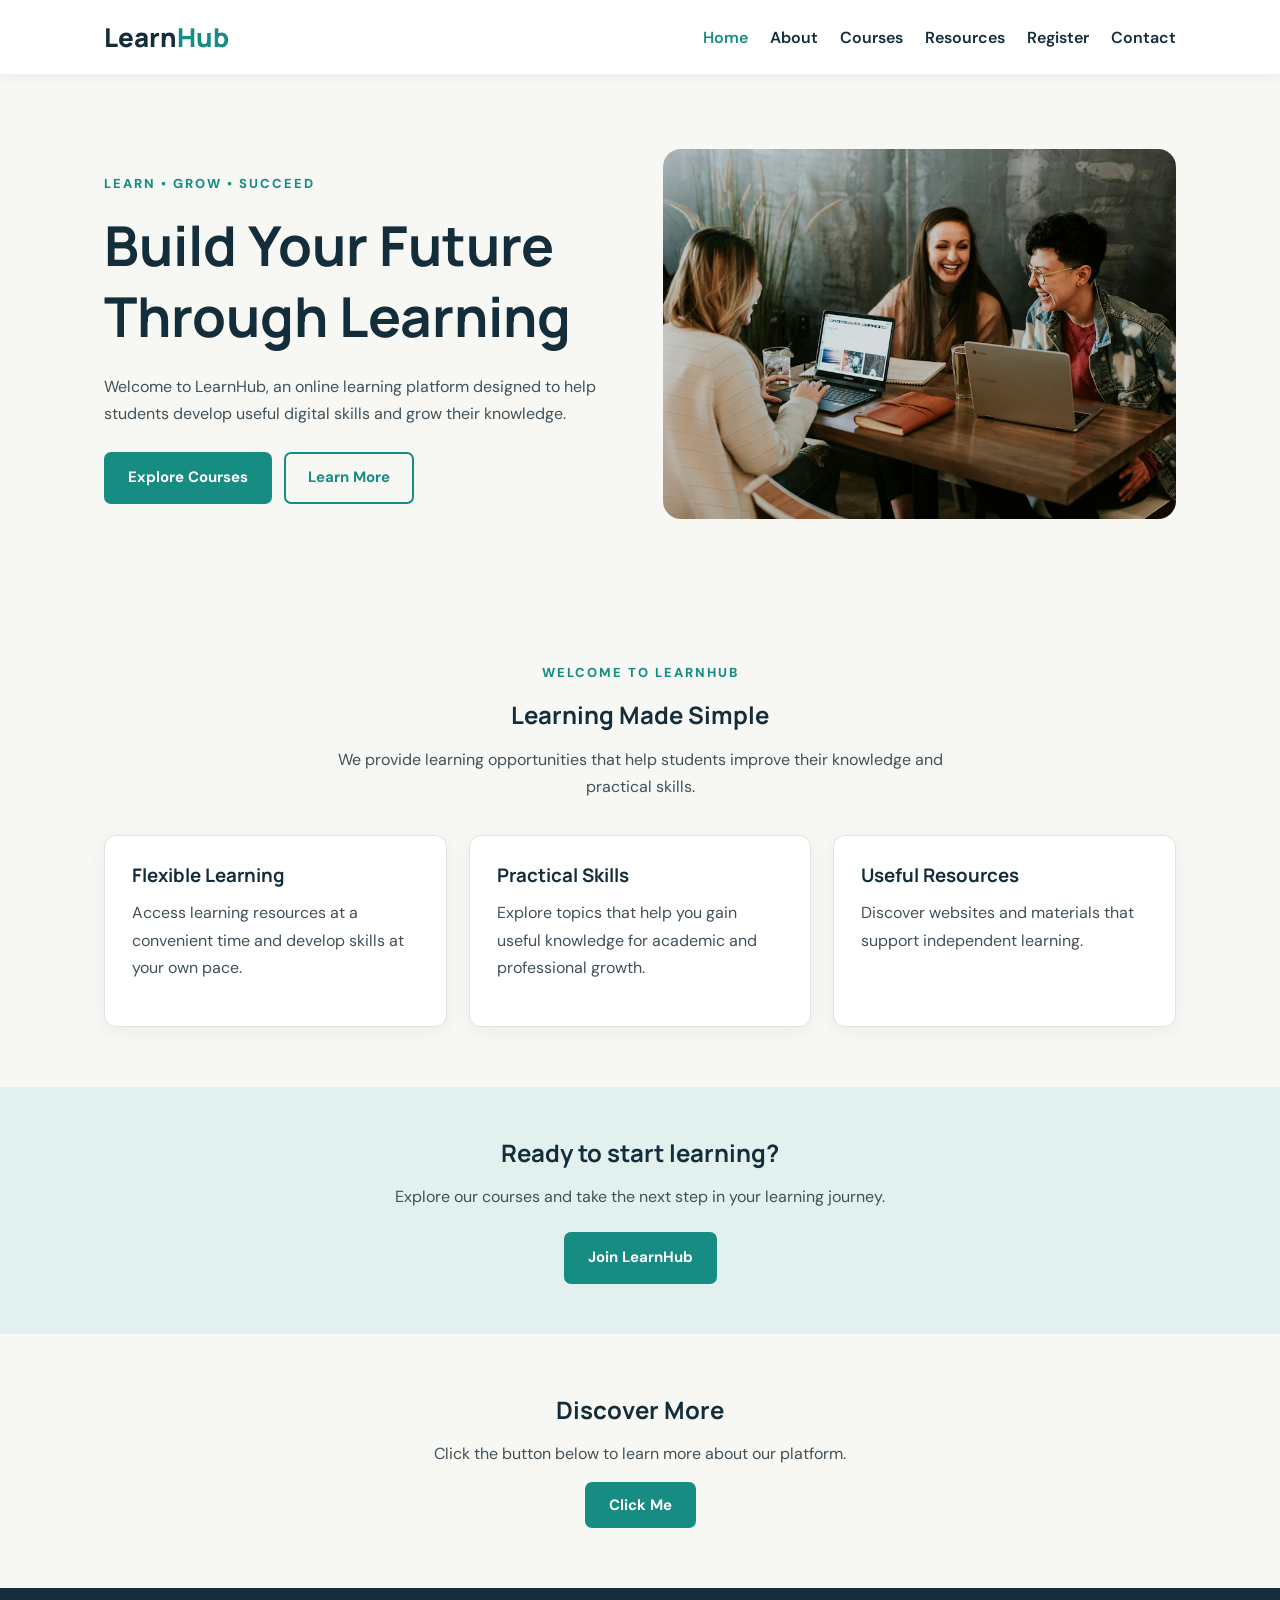
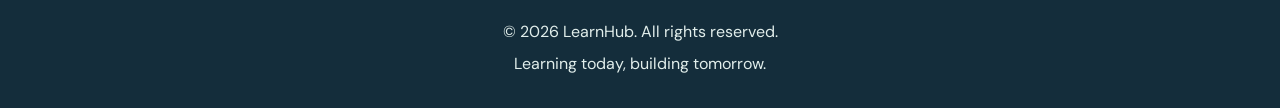
<file: index.html>
<!DOCTYPE html>
<html lang="en">
<head>
    <meta charset="UTF-8">
    <meta name="viewport" content="width=device-width, initial-scale=1.0">
    <title>LearnHub | Home</title>
    <link rel="stylesheet" href="style.css">
    <script src="script.js" defer></script>
</head>
<body>

<header>
    <nav class="navbar">
        <a href="index.html" class="logo">Learn<span>Hub</span></a>

        <button class="menu-toggle" id="menuToggle" aria-label="Open navigation">☰</button>

        <ul class="nav-links" id="navLinks">
            <li><a class="active" href="index.html">Home</a></li>
            <li><a href="about.html">About</a></li>
            <li><a href="courses.html">Courses</a></li>
            <li><a href="resources.html">Resources</a></li>
            <li><a href="register.html">Register</a></li>
            <li><a href="contact.html">Contact</a></li>
        </ul>
    </nav>
</header>

<main>
    <section class="hero">
        <div class="hero-content">
            <p class="eyebrow">LEARN • GROW • SUCCEED</p>
            <h1>Build Your Future Through Learning</h1>
            <p>
                Welcome to LearnHub, an online learning platform designed
                to help students develop useful digital skills and grow
                their knowledge.
            </p>

            <div class="hero-buttons">
                <a href="courses.html" class="btn">Explore Courses</a>
                <a href="about.html" class="btn btn-outline">Learn More</a>
            </div>
        </div>

        <div class="hero-image">
            <img src="images/home image.jpg"
                 alt="Students learning together">
        </div>
    </section>

    <section class="section">
        <div class="section-heading">
            <p class="eyebrow">WELCOME TO LEARNHUB</p>
            <h2>Learning Made Simple</h2>
            <p>We provide learning opportunities that help students
               improve their knowledge and practical skills.</p>
        </div>

        <div class="card-grid">
            <article class="card">
                <h3>Flexible Learning</h3>
                <p>Access learning resources at a convenient time
                   and develop skills at your own pace.</p>
            </article>

            <article class="card">
                <h3>Practical Skills</h3>
                <p>Explore topics that help you gain useful knowledge
                   for academic and professional growth.</p>
            </article>

            <article class="card">
                <h3>Useful Resources</h3>
                <p>Discover websites and materials that support
                   independent learning.</p>
            </article>
        </div>
    </section>

    <section class="callout">
        <h2>Ready to start learning?</h2>
        <p>Explore our courses and take the next step in your learning journey.</p>
        <a href="register.html" class="btn">Join LearnHub</a>
    </section>

    <section class="section center">
        <h2>Discover More</h2>
        <p>Click the button below to learn more about our platform.</p>
        <button class="btn" id="welcomeButton">Click Me</button>
    </section>
</main>

<footer>
    <p>&copy; <span id="year"></span> LearnHub. All rights reserved.</p>
    <p>Learning today, building tomorrow.</p>
</footer>

</body>
</html>
</file>
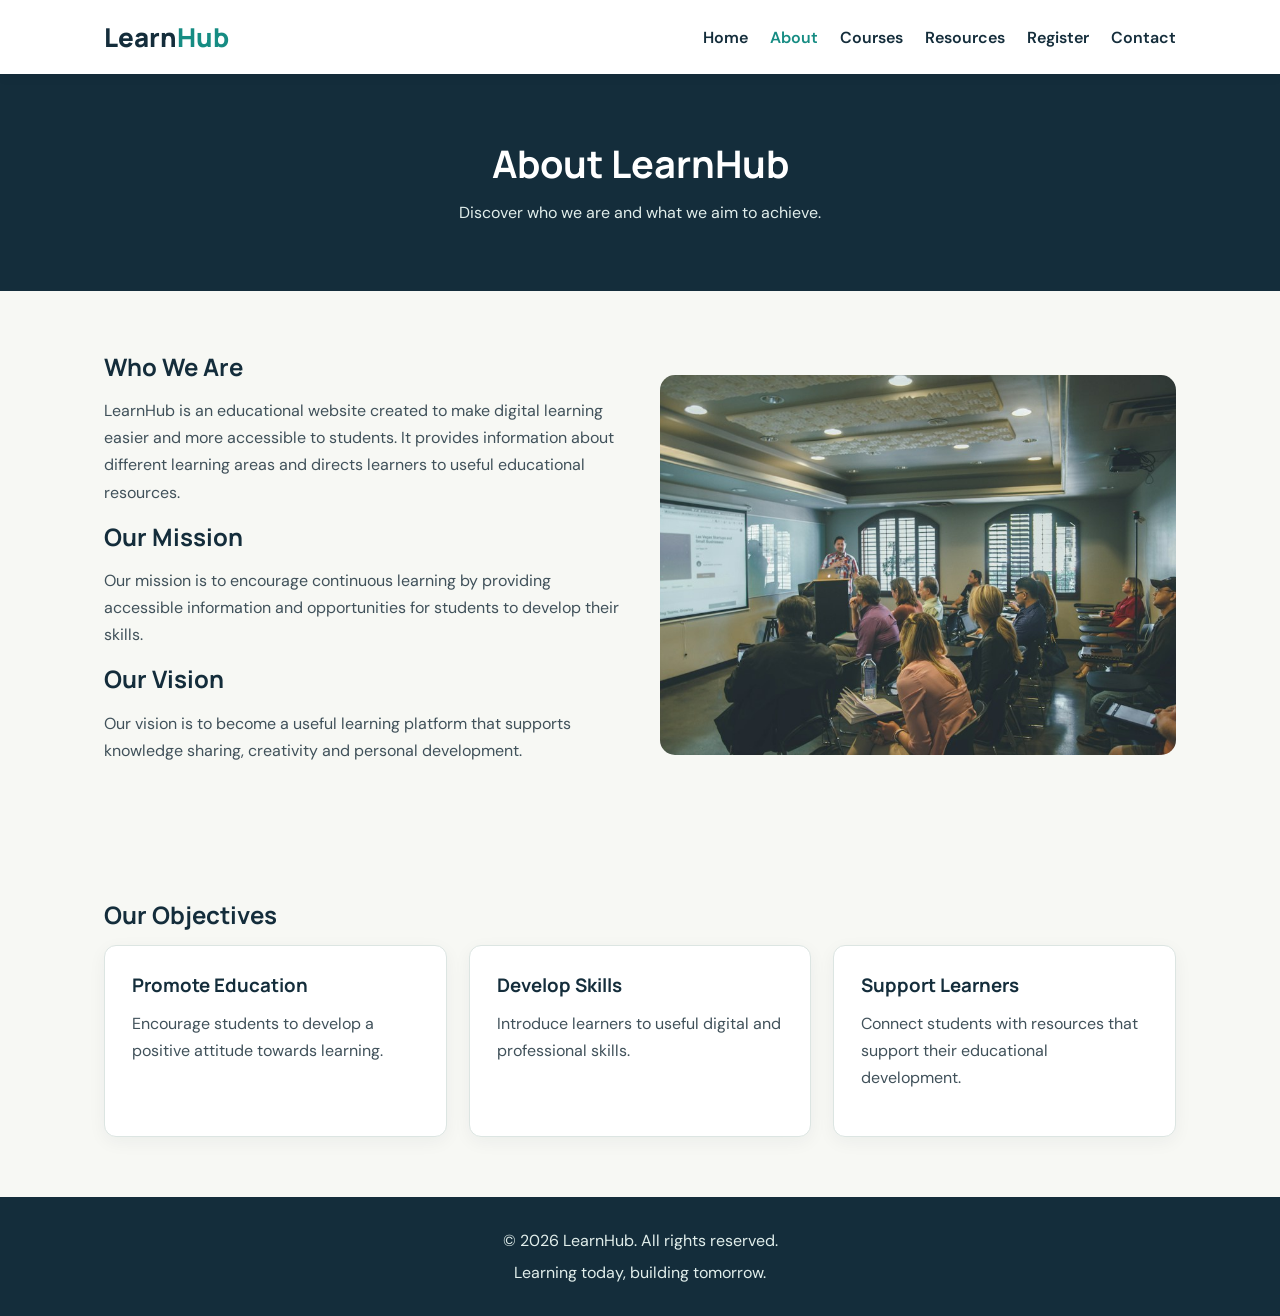
<file: about.html>
<!DOCTYPE html>
<html lang="en">
<head>
    <meta charset="UTF-8">
    <meta name="viewport" content="width=device-width, initial-scale=1.0">
    <title>LearnHub | About</title>
    <link rel="stylesheet" href="style.css">
    <script src="script.js" defer></script>
</head>
<body>

<header>
    <nav class="navbar">
        <a href="index.html" class="logo">Learn<span>Hub</span></a>
        <button class="menu-toggle" id="menuToggle" aria-label="Open navigation">☰</button>

        <ul class="nav-links" id="navLinks">
            <li><a href="index.html">Home</a></li>
            <li><a class="active" href="about.html">About</a></li>
            <li><a href="courses.html">Courses</a></li>
            <li><a href="resources.html">Resources</a></li>
            <li><a href="register.html">Register</a></li>
            <li><a href="contact.html">Contact</a></li>
        </ul>
    </nav>
</header>

<main>
    <section class="page-banner">
        <h1>About LearnHub</h1>
        <p>Discover who we are and what we aim to achieve.</p>
    </section>

    <section class="section two-column">
        <div>
            <h2>Who We Are</h2>
            <p>
                LearnHub is an educational website created to make
                digital learning easier and more accessible to students.
                It provides information about different learning areas
                and directs learners to useful educational resources.
            </p>

            <h2>Our Mission</h2>
            <p>
                Our mission is to encourage continuous learning by
                providing accessible information and opportunities
                for students to develop their skills.
            </p>

            <h2>Our Vision</h2>
            <p>
                Our vision is to become a useful learning platform
                that supports knowledge sharing, creativity and
                personal development.
            </p>
        </div>

        <img class="content-image"
src="images/about image.jpg" alt="Students attending a learning session">
    </section>

    <section class="section">
        <h2>Our Objectives</h2>
        <div class="card-grid">
            <article class="card">
                <h3>Promote Education</h3>
                <p>Encourage students to develop a positive attitude
                   towards learning.</p>
            </article>

            <article class="card">
                <h3>Develop Skills</h3>
                <p>Introduce learners to useful digital and
                   professional skills.</p>
            </article>

            <article class="card">
                <h3>Support Learners</h3>
                <p>Connect students with resources that support
                   their educational development.</p>
            </article>
        </div>
    </section>
</main>

<footer>
    <p>&copy; <span id="year"></span> LearnHub. All rights reserved.</p>
    <p>Learning today, building tomorrow.</p>
</footer>

</body>
</html>
</file>
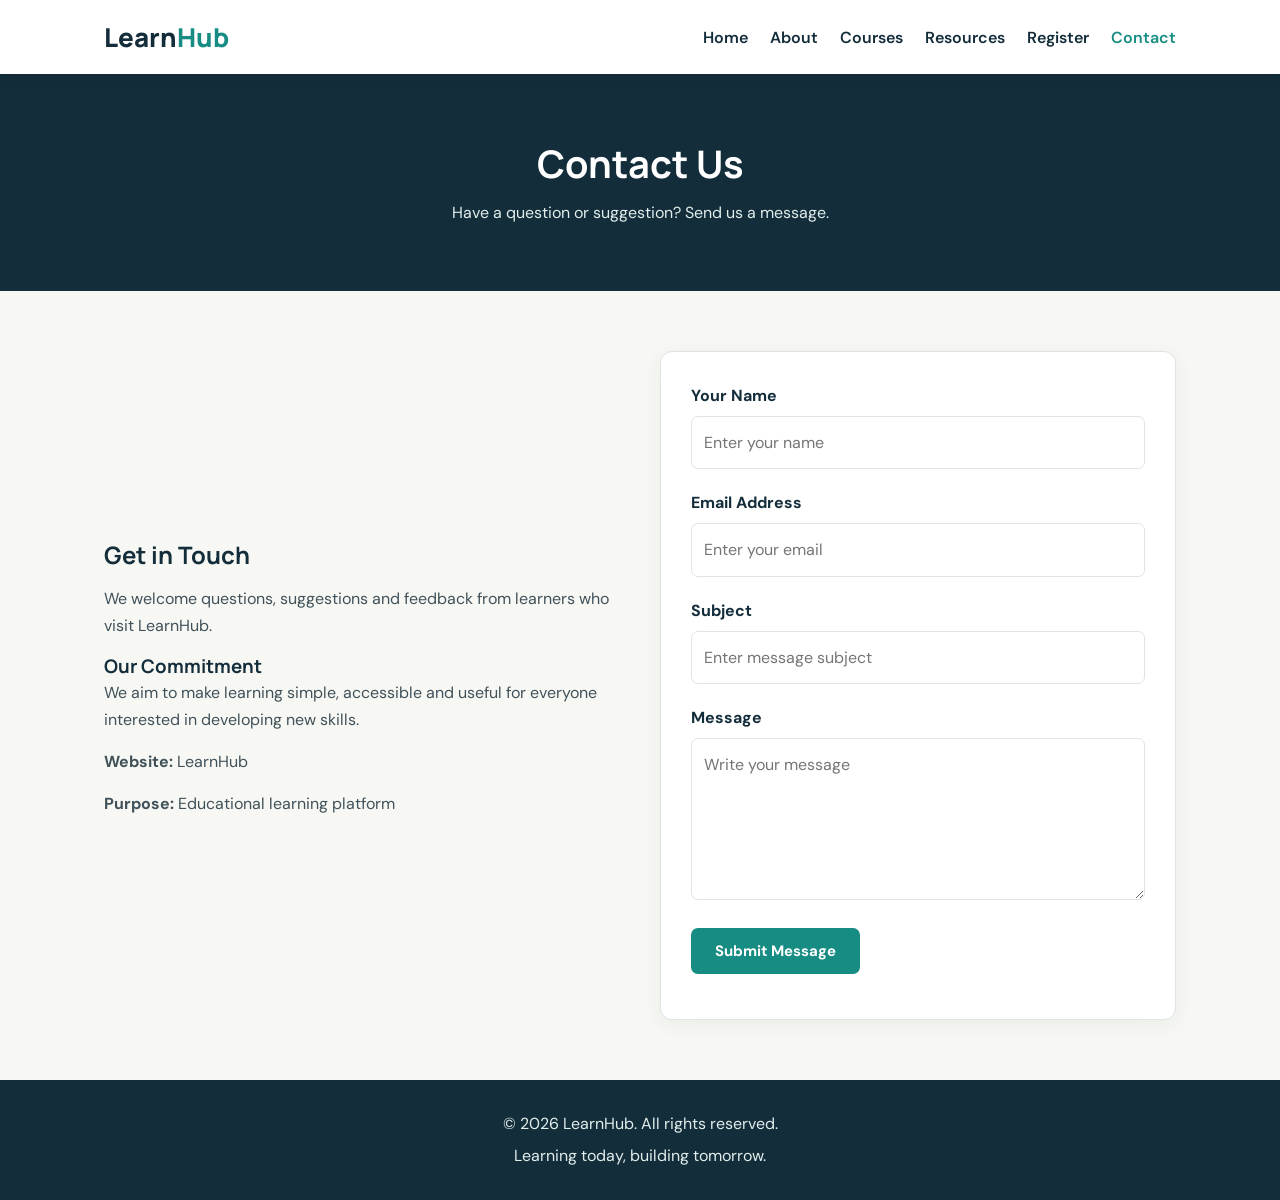
<file: contact.html>
<!DOCTYPE html>
<html lang="en">
<head>
    <meta charset="UTF-8">
    <meta name="viewport" content="width=device-width, initial-scale=1.0">
    <title>LearnHub | Contact</title>
    <link rel="stylesheet" href="style.css">
    <script src="script.js" defer></script>
</head>
<body>

<header>
    <nav class="navbar">
        <a href="index.html" class="logo">Learn<span>Hub</span></a>
        <button class="menu-toggle" id="menuToggle" aria-label="Open navigation">☰</button>

        <ul class="nav-links" id="navLinks">
            <li><a href="index.html">Home</a></li>
            <li><a href="about.html">About</a></li>
            <li><a href="courses.html">Courses</a></li>
            <li><a href="resources.html">Resources</a></li>
            <li><a href="register.html">Register</a></li>
            <li><a class="active" href="contact.html">Contact</a></li>
        </ul>
    </nav>
</header>

<main>
    <section class="page-banner">
        <h1>Contact Us</h1>
        <p>Have a question or suggestion? Send us a message.</p>
    </section>

    <section class="section two-column">

        <div>
            <h2>Get in Touch</h2>
            <p>
                We welcome questions, suggestions and feedback from
                learners who visit LearnHub.
            </p>

            <h3>Our Commitment</h3>
            <p>
                We aim to make learning simple, accessible and useful
                for everyone interested in developing new skills.
            </p>

            <p><strong>Website:</strong> LearnHub</p>
            <p><strong>Purpose:</strong> Educational learning platform</p>
        </div>

        <form id="contactForm" class="form-card">

            <div class="form-group">
                <label for="contactName">Your Name</label>
                <input type="text" id="contactName" required minlength="3"
                       placeholder="Enter your name">
            </div>

            <div class="form-group">
                <label for="contactEmail">Email Address</label>
                <input type="email" id="contactEmail" required
                       placeholder="Enter your email">
            </div>

            <div class="form-group">
                <label for="subject">Subject</label>
                <input type="text" id="subject" required
                       placeholder="Enter message subject">
            </div>

            <div class="form-group">
                <label for="message">Message</label>
                <textarea id="message" rows="5" required minlength="10"
                          placeholder="Write your message"></textarea>
            </div>

            <button type="submit" class="btn">Submit Message</button>

            <p id="contactMessage" class="form-message" aria-live="polite"></p>
        </form>

    </section>
</main>

<footer>
    <p>&copy; <span id="year"></span> LearnHub. All rights reserved.</p>
    <p>Learning today, building tomorrow.</p>
</footer>

</body>
</html>
</file>
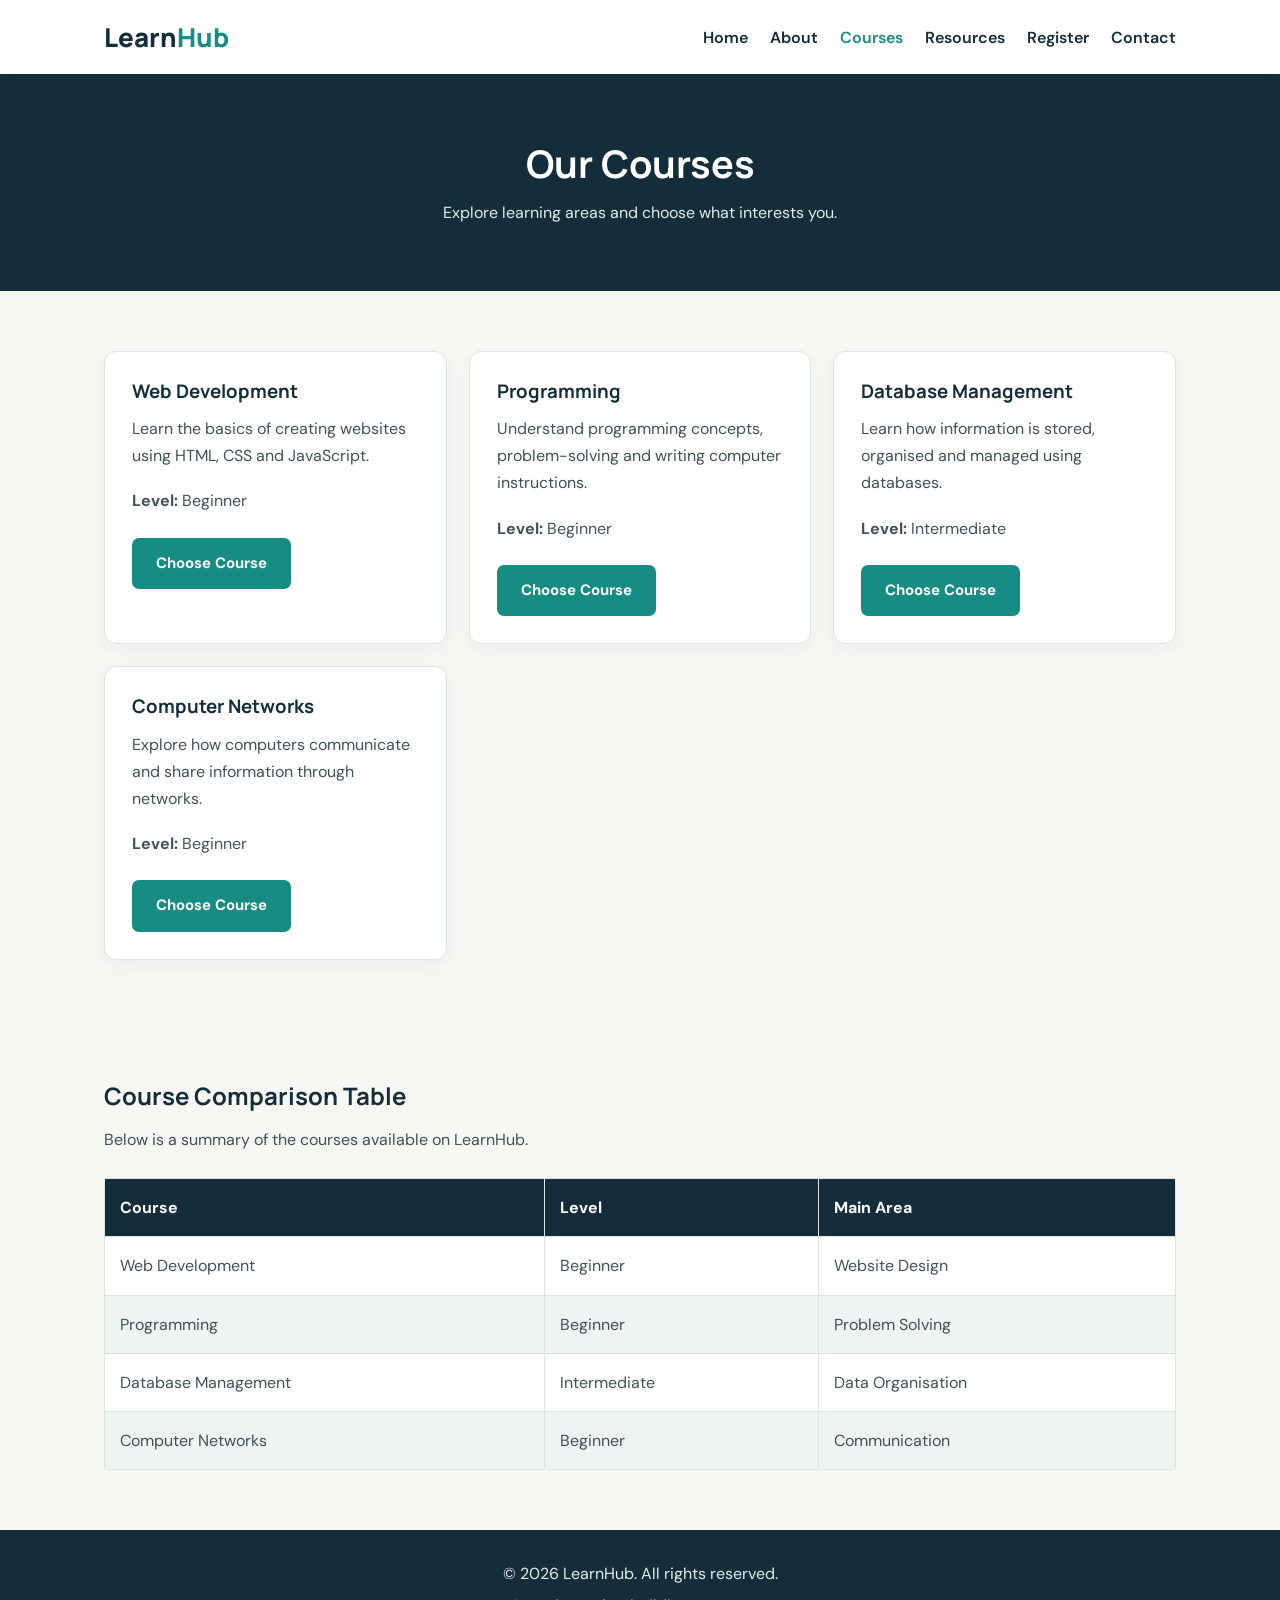
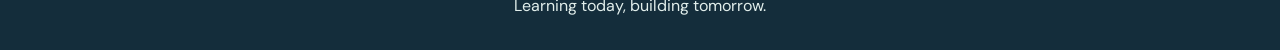
<file: courses.html>
<!DOCTYPE html>
<html lang="en">
<head>
    <meta charset="UTF-8">
    <meta name="viewport" content="width=device-width, initial-scale=1.0">
    <title>LearnHub | Courses</title>
    <link rel="stylesheet" href="style.css">
    <script src="script.js" defer></script>
</head>
<body>

<header>
    <nav class="navbar">
        <a href="index.html" class="logo">Learn<span>Hub</span></a>
        <button class="menu-toggle" id="menuToggle" aria-label="Open navigation">☰</button>

        <ul class="nav-links" id="navLinks">
            <li><a href="index.html">Home</a></li>
            <li><a href="about.html">About</a></li>
            <li><a class="active" href="courses.html">Courses</a></li>
            <li><a href="resources.html">Resources</a></li>
            <li><a href="register.html">Register</a></li>
            <li><a href="contact.html">Contact</a></li>
        </ul>
    </nav>
</header>

<main>
    <section class="page-banner">
        <h1>Our Courses</h1>
        <p>Explore learning areas and choose what interests you.</p>
    </section>

    <section class="section">
        <div class="card-grid">
            <article class="card course-card">
                <h3>Web Development</h3>
                <p>Learn the basics of creating websites using
                   HTML, CSS and JavaScript.</p>
                <p><strong>Level:</strong> Beginner</p>
                <a class="btn" href="register.html?course=Web%20Development">
                    Choose Course
                </a>
            </article>

            <article class="card course-card">
                <h3>Programming</h3>
                <p>Understand programming concepts, problem-solving
                   and writing computer instructions.</p>
                <p><strong>Level:</strong> Beginner</p>
                <a class="btn" href="register.html?course=Programming">
                    Choose Course
                </a>
            </article>

            <article class="card course-card">
                <h3>Database Management</h3>
                <p>Learn how information is stored, organised
                   and managed using databases.</p>
                <p><strong>Level:</strong> Intermediate</p>
                <a class="btn" href="register.html?course=Database%20Management">
                    Choose Course
                </a>
            </article>

            <article class="card course-card">
                <h3>Computer Networks</h3>
                <p>Explore how computers communicate and share
                   information through networks.</p>
                <p><strong>Level:</strong> Beginner</p>
                <a class="btn" href="register.html?course=Computer%20Networks">
                    Choose Course
                </a>
            </article>
        </div>
    </section>

    <section class="section">
        <h2>Course Comparison Table</h2>
        <p>Below is a summary of the courses available on LearnHub.</p>

        <div class="table-container">
            <table>
                <thead>
                    <tr>
                        <th>Course</th>
                        <th>Level</th>
                        <th>Main Area</th>
                    </tr>
                </thead>
                <tbody>
                    <tr>
                        <td>Web Development</td>
                        <td>Beginner</td>
                        <td>Website Design</td>
                    </tr>
                    <tr>
                        <td>Programming</td>
                        <td>Beginner</td>
                        <td>Problem Solving</td>
                    </tr>
                    <tr>
                        <td>Database Management</td>
                        <td>Intermediate</td>
                        <td>Data Organisation</td>
                    </tr>
                    <tr>
                        <td>Computer Networks</td>
                        <td>Beginner</td>
                        <td>Communication</td>
                    </tr>
                </tbody>
            </table>
        </div>
    </section>
</main>

<footer>
    <p>&copy; <span id="year"></span> LearnHub. All rights reserved.</p>
    <p>Learning today, building tomorrow.</p>
</footer>

</body>
</html>
</file>
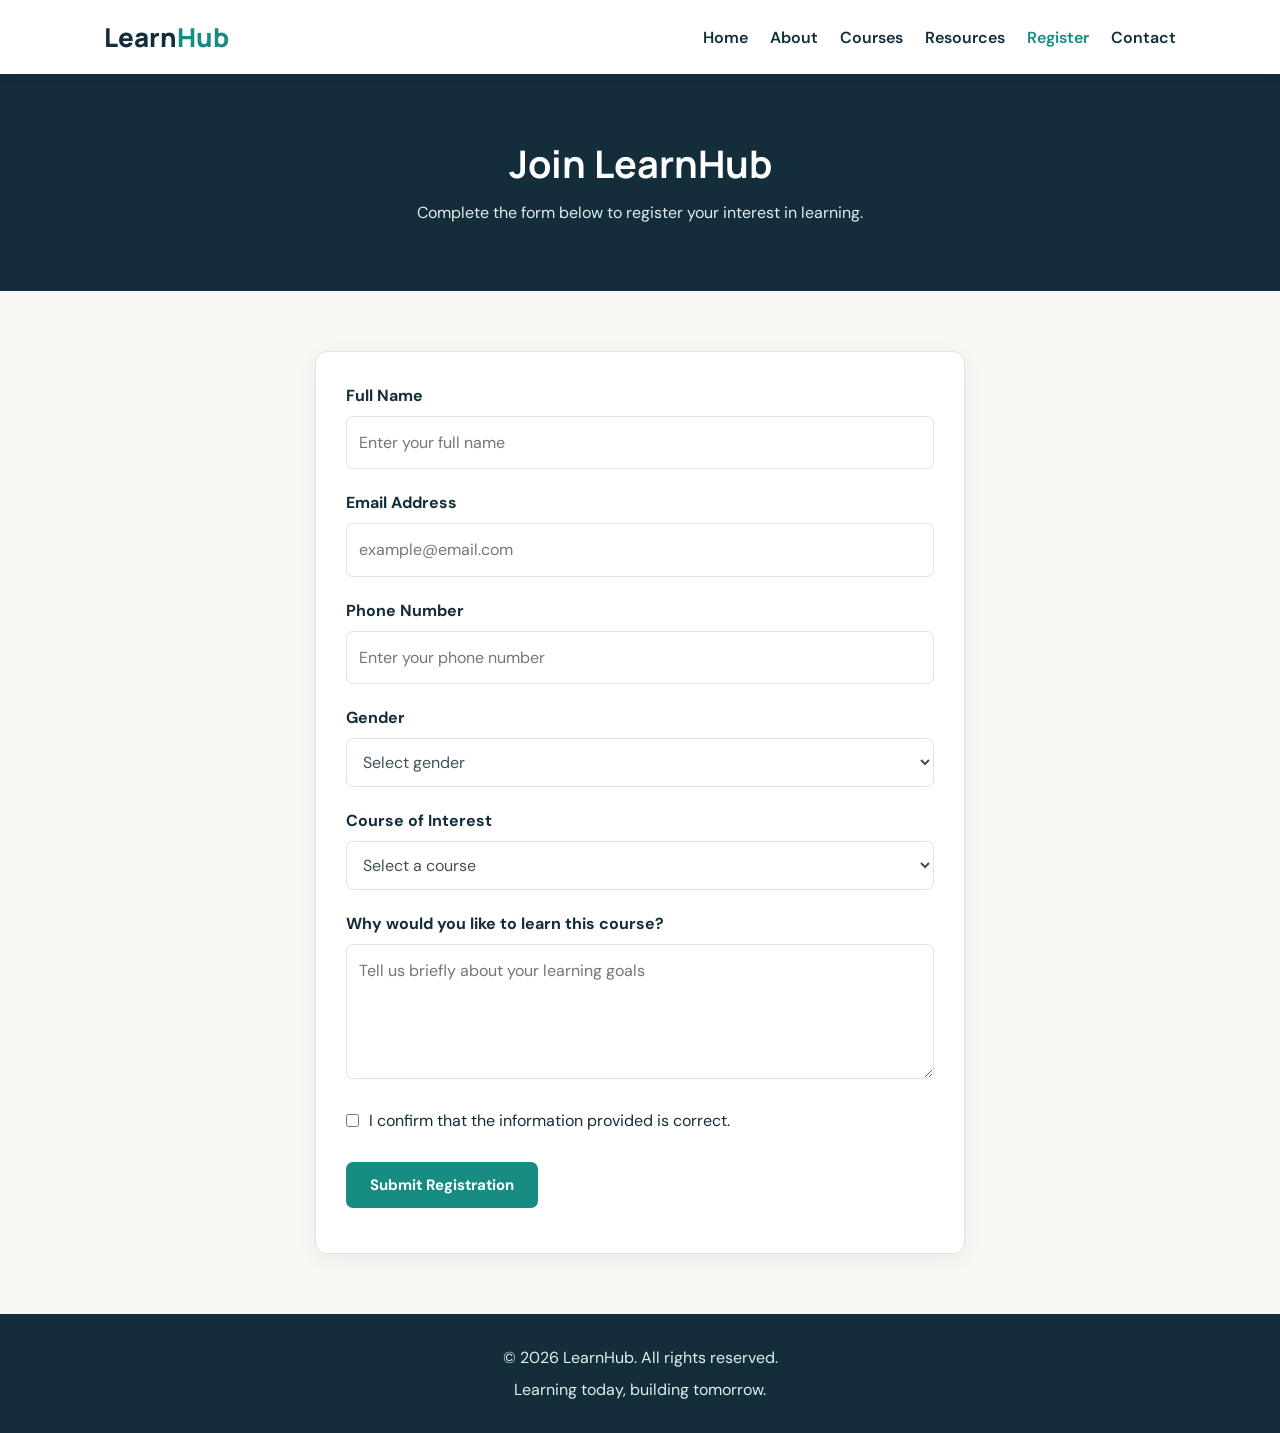
<file: register.html>
<!DOCTYPE html>
<html lang="en">
<head>
    <meta charset="UTF-8">
    <meta name="viewport" content="width=device-width, initial-scale=1.0">
    <title>LearnHub | Register</title>
    <link rel="stylesheet" href="style.css">
    <script src="script.js" defer></script>
</head>
<body>

<header>
    <nav class="navbar">
        <a href="index.html" class="logo">Learn<span>Hub</span></a>
        <button class="menu-toggle" id="menuToggle" aria-label="Open navigation">☰</button>

        <ul class="nav-links" id="navLinks">
            <li><a href="index.html">Home</a></li>
            <li><a href="about.html">About</a></li>
            <li><a href="courses.html">Courses</a></li>
            <li><a href="resources.html">Resources</a></li>
            <li><a class="active" href="register.html">Register</a></li>
            <li><a href="contact.html">Contact</a></li>
        </ul>
    </nav>
</header>

<main>
    <section class="page-banner">
        <h1>Join LearnHub</h1>
        <p>Complete the form below to register your interest in learning.</p>
    </section>

    <section class="section">
        <form id="registrationForm" class="form-card">

            <div class="form-group">
                <label for="fullName">Full Name</label>
                <input type="text" id="fullName" name="fullName"
                       placeholder="Enter your full name" required minlength="3">
            </div>

            <div class="form-group">
                <label for="email">Email Address</label>
                <input type="email" id="email" name="email"
                       placeholder="example@email.com" required>
            </div>

            <div class="form-group">
                <label for="phone">Phone Number</label>
                <input type="tel" id="phone" name="phone"
                       placeholder="Enter your phone number"
                       pattern="[0-9+() -]{7,20}" required>
            </div>

            <div class="form-group">
                <label for="gender">Gender</label>
                <select id="gender" name="gender" required>
                    <option value="">Select gender</option>
                    <option value="Female">Female</option>
                    <option value="Male">Male</option>
                    <option value="Prefer not to say">Prefer not to say</option>
                </select>
            </div>

            <div class="form-group">
                <label for="course">Course of Interest</label>
                <select id="course" name="course" required>
                    <option value="">Select a course</option>
                    <option value="Web Development">Web Development</option>
                    <option value="Programming">Programming</option>
                    <option value="Database Management">Database Management</option>
                    <option value="Computer Networks">Computer Networks</option>
                </select>
            </div>

            <div class="form-group">
                <label for="goal">Why would you like to learn this course?</label>
                <textarea id="goal" name="goal" rows="4"
                          placeholder="Tell us briefly about your learning goals"></textarea>
            </div>

            <div class="form-group checkbox-group">
                <input type="checkbox" id="consent" required>
                <label for="consent">I confirm that the information provided is correct.</label>
            </div>

            <button type="submit" class="btn">Submit Registration</button>

            <p id="formMessage" class="form-message" aria-live="polite"></p>

        </form>
    </section>
</main>

<footer>
    <p>&copy; <span id="year"></span> LearnHub. All rights reserved.</p>
    <p>Learning today, building tomorrow.</p>
</footer>

</body>
</html>
</file>
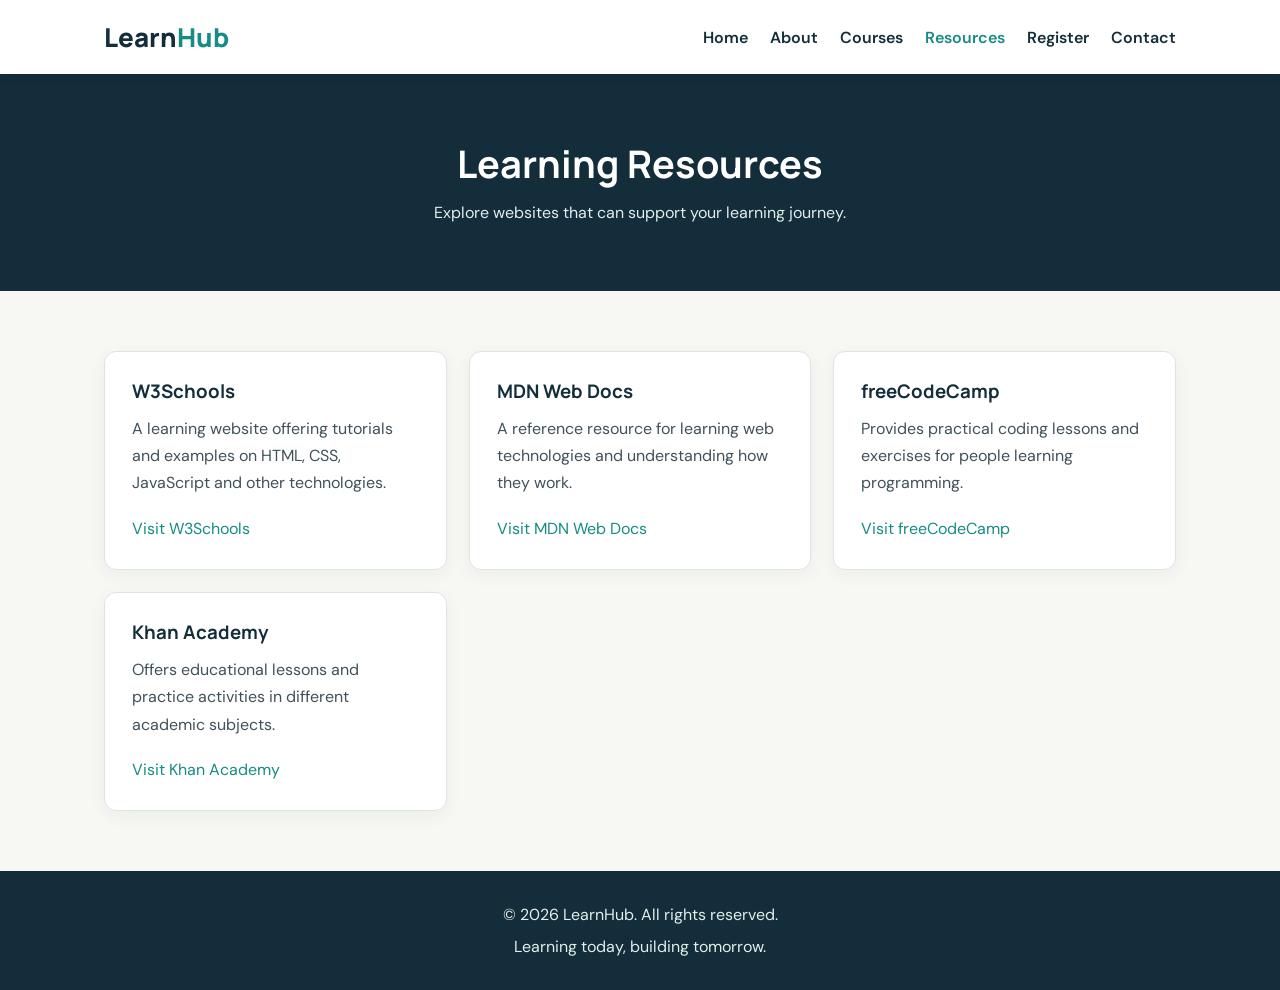
<file: resources.html>
<!DOCTYPE html>
<html lang="en">
<head>
    <meta charset="UTF-8">
    <meta name="viewport" content="width=device-width, initial-scale=1.0">
    <title>LearnHub | Resources</title>
    <link rel="stylesheet" href="style.css">
    <script src="script.js" defer></script>
</head>
<body>

<header>
    <nav class="navbar">
        <a href="index.html" class="logo">Learn<span>Hub</span></a>
        <button class="menu-toggle" id="menuToggle" aria-label="Open navigation">☰</button>

        <ul class="nav-links" id="navLinks">
            <li><a href="index.html">Home</a></li>
            <li><a href="about.html">About</a></li>
            <li><a href="courses.html">Courses</a></li>
            <li><a class="active" href="resources.html">Resources</a></li>
            <li><a href="register.html">Register</a></li>
            <li><a href="contact.html">Contact</a></li>
        </ul>
    </nav>
</header>

<main>
    <section class="page-banner">
        <h1>Learning Resources</h1>
        <p>Explore websites that can support your learning journey.</p>
    </section>

    <section class="section">
        <div class="card-grid">

            <article class="card">
                <h3>W3Schools</h3>
                <p>A learning website offering tutorials and examples
                   on HTML, CSS, JavaScript and other technologies.</p>
                <a href="https://www.w3schools.com/"
                   target="_blank" rel="noopener noreferrer">
                    Visit W3Schools
                </a>
            </article>

            <article class="card">
                <h3>MDN Web Docs</h3>
                <p>A reference resource for learning web technologies
                   and understanding how they work.</p>
                <a href="https://developer.mozilla.org/"
                   target="_blank" rel="noopener noreferrer">
                    Visit MDN Web Docs
                </a>
            </article>

            <article class="card">
                <h3>freeCodeCamp</h3>
                <p>Provides practical coding lessons and exercises
                   for people learning programming.</p>
                <a href="https://www.freecodecamp.org/"
                   target="_blank" rel="noopener noreferrer">
                    Visit freeCodeCamp
                </a>
            </article>

            <article class="card">
                <h3>Khan Academy</h3>
                <p>Offers educational lessons and practice activities
                   in different academic subjects.</p>
                <a href="https://www.khanacademy.org/"
                   target="_blank" rel="noopener noreferrer">
                    Visit Khan Academy
                </a>
            </article>

        </div>
    </section>
</main>

<footer>
    <p>&copy; <span id="year"></span> LearnHub. All rights reserved.</p>
    <p>Learning today, building tomorrow.</p>
</footer>

</body>
</html>
</file>
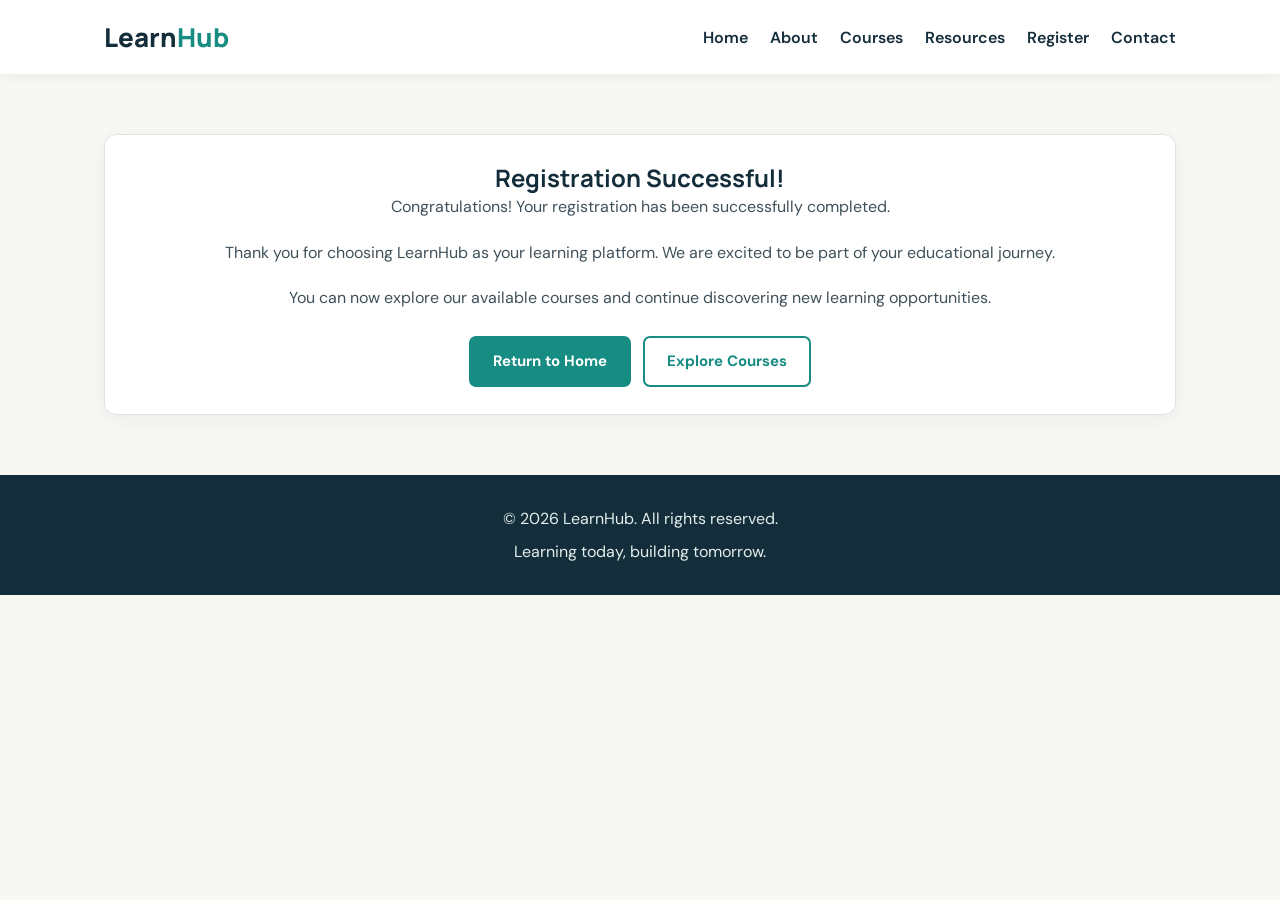
<file: thankyou.html>
<!DOCTYPE html>
<html lang="en">
<head>
    <meta charset="UTF-8">
    <meta name="viewport" content="width=device-width, initial-scale=1.0">

    <title>LearnHub | Registration Successful</title>

    <link rel="stylesheet" href="style.css">
    <script src="script.js" defer></script>
</head>

<body>

    <!-- Navigation Bar -->
    <header>
        <nav class="navbar">

            <a href="index.html" class="logo">
                Learn<span>Hub</span>
            </a>

            <button class="menu-toggle" id="menuToggle" aria-label="Open navigation">
                ☰
            </button>

            <ul class="nav-links" id="navLinks">
                <li><a href="index.html">Home</a></li>
                <li><a href="about.html">About</a></li>
                <li><a href="courses.html">Courses</a></li>
                <li><a href="resources.html">Resources</a></li>
                <li><a href="register.html">Register</a></li>
                <li><a href="contact.html">Contact</a></li>
            </ul>

        </nav>
    </header>


    <!-- Thank You Section -->
    <main>

        <section class="section center">

            <div class="card">

                <h1>Registration Successful!</h1>

                <p>
                    Congratulations! Your registration has been
                    successfully completed.
                </p>

                <p>
                    Thank you for choosing LearnHub as your learning
                    platform. We are excited to be part of your
                    educational journey.
                </p>

                <p>
                    You can now explore our available courses and
                    continue discovering new learning opportunities.
                </p>

                <div class="hero-buttons" style="justify-content: center;">

                    <a href="index.html" class="btn">
                        Return to Home
                    </a>

                    <a href="courses.html" class="btn btn-outline">
                        Explore Courses
                    </a>

                </div>

            </div>

        </section>

    </main>


    <!-- Footer -->
    <footer>

        <p>
            &copy; <span id="year"></span> LearnHub.
            All rights reserved.
        </p>

        <p>Learning today, building tomorrow.</p>

    </footer>

</body>
</html>
</file>
<file: style.css>
@import url('https://fonts.googleapis.com/css2?family=DM+Sans:wght@400;500;600;700&family=Manrope:wght@500;600;700;800&display=swap');

:root {
    --navy: #142d3b;
    --teal: #168c83;
    --cream: #f7f8f4;
    --white: #ffffff;
    --text: #40515a;
    --muted: #718087;
    --border: #dce5e2;
}

* {
    margin: 0;
    padding: 0;
    box-sizing: border-box;
}

body {
    font-family: 'DM Sans', sans-serif;
    background: var(--cream);
    color: var(--text);
    line-height: 1.7;
}

h1, h2, h3 {
    font-family: 'Manrope', sans-serif;
    color: var(--navy);
    line-height: 1.3;
}

h2 {
    margin-bottom: 15px;
}

p {
    margin-bottom: 15px;
}

a {
    color: var(--teal);
    text-decoration: none;
}

/* Navigation */

header {
    background: var(--white);
    box-shadow: 0 2px 12px rgba(0, 0, 0, 0.06);
    position: sticky;
    top: 0;
    z-index: 100;
}

.navbar {
    max-width: 1200px;
    margin: auto;
    padding: 15px 5%;
    display: flex;
    align-items: center;
    justify-content: space-between;
}

.logo {
    font-family: 'Manrope', sans-serif;
    font-size: 26px;
    font-weight: 800;
    color: var(--navy);
}

.logo span {
    color: var(--teal);
}

.nav-links {
    display: flex;
    align-items: center;
    gap: 22px;
    list-style: none;
}

.nav-links a {
    color: var(--navy);
    font-weight: 600;
    transition: 0.3s;
}

.nav-links a:hover,
.nav-links a.active {
    color: var(--teal);
}

.menu-toggle {
    display: none;
    border: none;
    background: var(--teal);
    color: white;
    padding: 7px 12px;
    font-size: 22px;
    border-radius: 6px;
    cursor: pointer;
}

/* Buttons */

.btn {
    display: inline-block;
    background: var(--teal);
    color: var(--white);
    padding: 11px 22px;
    border: 2px solid var(--teal);
    border-radius: 7px;
    font-weight: 700;
    cursor: pointer;
    transition: 0.3s;
    font-family: inherit;
    font-size: 15px;
}

.btn:hover {
    background: var(--navy);
    border-color: var(--navy);
    transform: translateY(-2px);
}

.btn-outline {
    background: transparent;
    color: var(--teal);
}

.btn-outline:hover {
    color: var(--white);
}

/* Home page hero */

.hero {
    max-width: 1200px;
    margin: auto;
    padding: 75px 5%;
    display: grid;
    grid-template-columns: 1fr 1fr;
    gap: 45px;
    align-items: center;
}

.hero h1 {
    font-size: clamp(35px, 5vw, 55px);
    margin: 12px 0 20px;
}

.hero-content p {
    max-width: 550px;
}

.eyebrow {
    color: var(--teal);
    font-weight: 800;
    letter-spacing: 2px;
    font-size: 13px;
}

.hero-image img {
    width: 100%;
    height: 370px;
    object-fit: cover;
    border-radius: 18px;
}

.hero-buttons {
    display: flex;
    flex-wrap: wrap;
    gap: 12px;
    margin-top: 25px;
}

/* Page banner */

.page-banner {
    background: var(--navy);
    color: var(--white);
    text-align: center;
    padding: 65px 5%;
}

.page-banner h1 {
    color: var(--white);
    font-size: 38px;
    margin-bottom: 10px;
}

.page-banner p {
    color: #e1eeeb;
    margin-bottom: 0;
}

/* General sections */

.section {
    max-width: 1200px;
    margin: auto;
    padding: 60px 5%;
}

.section-heading {
    text-align: center;
    max-width: 650px;
    margin: 0 auto 35px;
}

.center {
    text-align: center;
}

/* Cards */

.card-grid {
    display: grid;
    grid-template-columns: repeat(3, 1fr);
    gap: 22px;
}

.card {
    background: var(--white);
    padding: 27px;
    border: 1px solid var(--border);
    border-radius: 12px;
    box-shadow: 0 5px 18px rgba(20, 45, 59, 0.05);
    transition: 0.3s;
}

.card:hover {
    transform: translateY(-6px);
    box-shadow: 0 10px 25px rgba(20, 45, 59, 0.12);
}

.card h3 {
    margin-bottom: 12px;
}

.card p {
    margin-bottom: 18px;
}

.course-card .btn {
    margin-top: 5px;
}

/* Callout */

.callout {
    background: #e2f1ed;
    text-align: center;
    padding: 50px 5%;
}

.callout p {
    margin: 12px 0 22px;
}

/* About page columns */

.two-column {
    display: grid;
    grid-template-columns: 1fr 1fr;
    align-items: center;
    gap: 40px;
}

.content-image {
    width: 100%;
    height: 380px;
    object-fit: cover;
    border-radius: 15px;
}

/* Tables */

.table-container {
    overflow-x: auto;
    margin-top: 25px;
}

table {
    width: 100%;
    border-collapse: collapse;
    background: var(--white);
}

th, td {
    padding: 15px;
    text-align: left;
    border: 1px solid var(--border);
}

th {
    background: var(--navy);
    color: var(--white);
}

tr:nth-child(even) {
    background: #edf4f1;
}

/* Forms */

.form-card {
    width: 100%;
    max-width: 650px;
    margin: auto;
    background: var(--white);
    padding: 30px;
    border: 1px solid var(--border);
    border-radius: 12px;
    box-shadow: 0 5px 20px rgba(20, 45, 59, 0.06);
}

.form-group {
    margin-bottom: 20px;
}

.form-group label {
    display: block;
    color: var(--navy);
    font-weight: 700;
    margin-bottom: 7px;
}

.form-group input,
.form-group select,
.form-group textarea {
    width: 100%;
    padding: 12px;
    border: 1px solid var(--border);
    border-radius: 7px;
    font: inherit;
    background: #fff;
    color: var(--text);
}

.form-group input:focus,
.form-group select:focus,
.form-group textarea:focus {
    outline: 2px solid var(--teal);
    border-color: var(--teal);
}

.form-group textarea {
    resize: vertical;
}

.checkbox-group {
    display: flex;
    align-items: flex-start;
    gap: 10px;
}

.checkbox-group input {
    width: auto;
    margin-top: 7px;
}

.checkbox-group label {
    font-weight: 400;
}

.form-message {
    margin-top: 15px;
    font-weight: 700;
}

.form-message.success {
    color: #137447;
}

.form-message.error {
    color: #b42318;
}

/* Footer */

footer {
    background: var(--navy);
    color: var(--white);
    text-align: center;
    padding: 25px 5%;
}

footer p {
    margin: 5px 0;
    color: #e1eeeb;
}

/* Responsive layout */

@media (max-width: 850px) {
    .menu-toggle {
        display: block;
    }

    .nav-links {
        display: none;
        position: absolute;
        top: 65px;
        left: 0;
        width: 100%;
        background: var(--white);
        padding: 20px 5%;
        flex-direction: column;
        align-items: flex-start;
        gap: 15px;
        box-shadow: 0 5px 10px rgba(0, 0, 0, 0.08);
    }

    .nav-links.show {
        display: flex;
    }

    .hero,
    .two-column {
        grid-template-columns: 1fr;
    }

    .hero {
        padding-top: 45px;
    }

    .card-grid {
        grid-template-columns: repeat(2, 1fr);
    }
}

@media (max-width: 550px) {
    .card-grid {
        grid-template-columns: 1fr;
    }

    .hero-image img {
        height: 250px;
    }

    .page-banner h1 {
        font-size: 30px;
    }

    .form-card {
        padding: 20px;
    }
}
</file>
